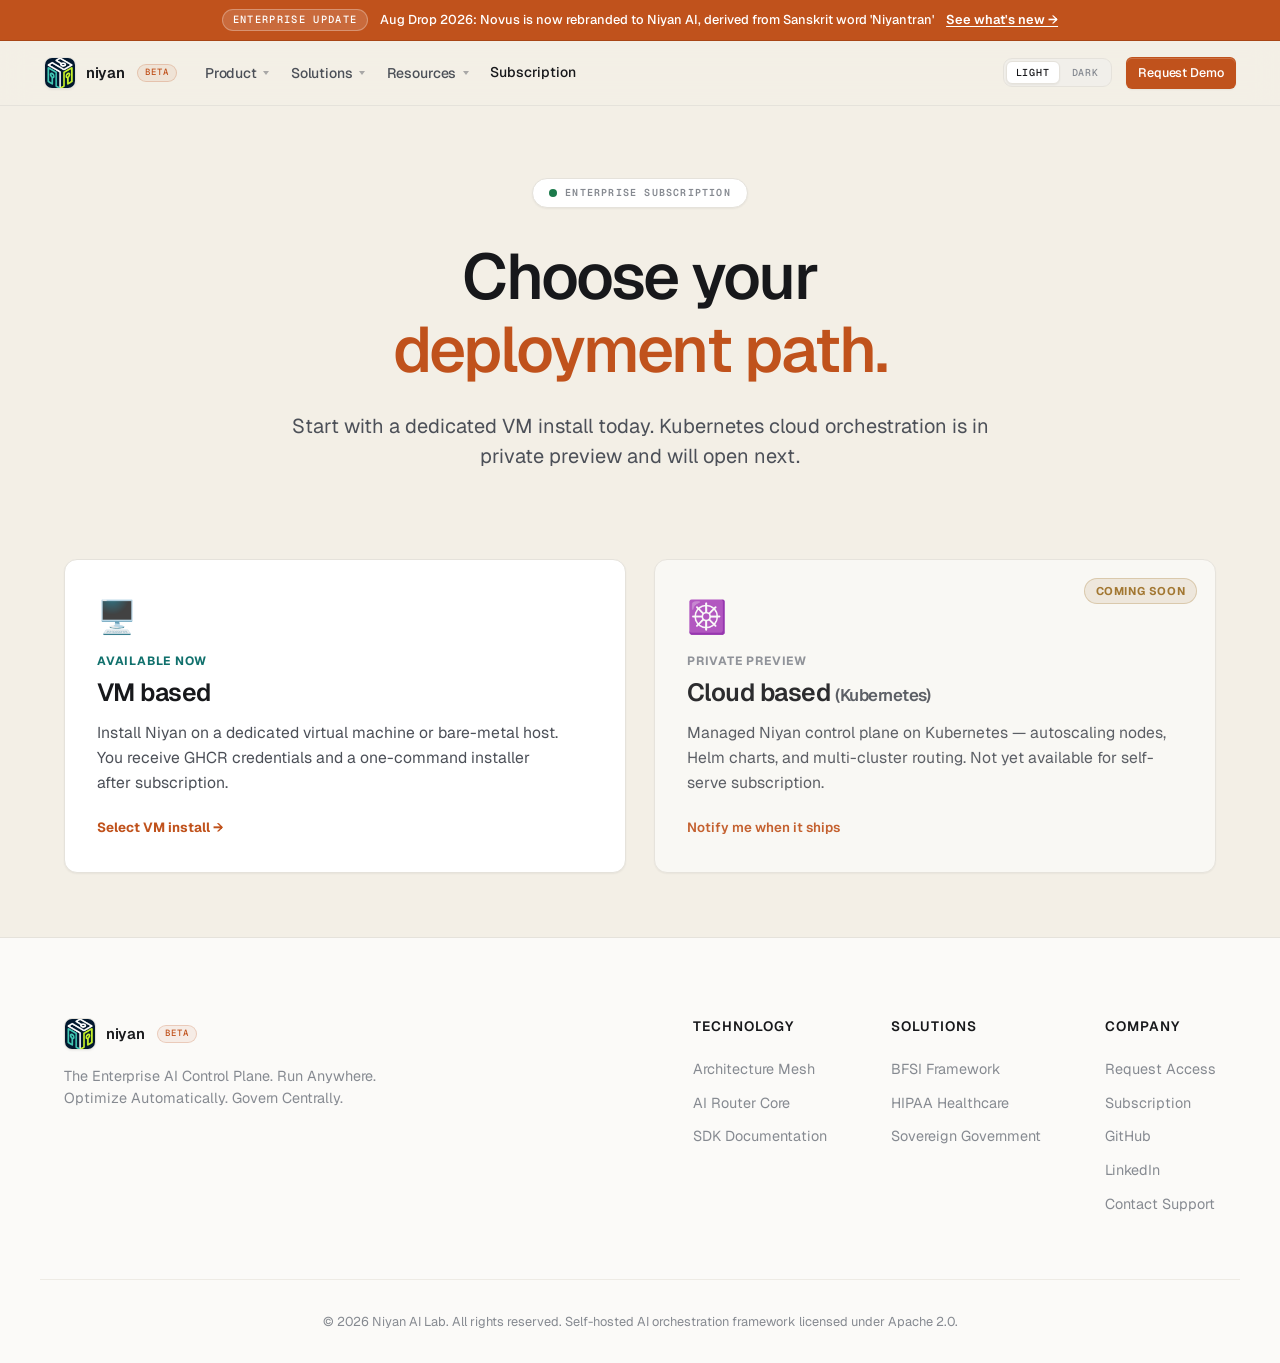
<file: subscription.html>
<!DOCTYPE html>
<html lang="en" data-theme="light">

<head>
  <meta charset="UTF-8">
  <meta name="viewport" content="width=device-width, initial-scale=1.0">
  <meta name="description"
    content="Subscribe to Niyan AI. Choose a VM-based install today, or join the waitlist for Kubernetes cloud deployments.">
  <title>Subscription | Niyan AI</title>
  <script>
    (function () {
      try {
        var t = localStorage.getItem('niyan-theme');
        if (t !== 'light' && t !== 'dark') {
          t = window.matchMedia('(prefers-color-scheme: dark)').matches ? 'dark' : 'light';
        }
        document.documentElement.setAttribute('data-theme', t);
      } catch (e) {
        document.documentElement.setAttribute('data-theme', 'light');
      }
    })();
  </script>

  <link rel="preconnect" href="https://fonts.googleapis.com">
  <link rel="preconnect" href="https://fonts.gstatic.com" crossorigin>
  <link href="https://fonts.googleapis.com/css2?family=Geist:wght@400;500;600;700&family=Geist+Mono:wght@400;500&display=swap"
    rel="stylesheet">

  <link rel="stylesheet" href="styles.css">
</head>

<body class="subscription-page">
  <div class="atmosphere atmosphere--shell" aria-hidden="true">
    <div class="atmosphere-mosaic"></div>
    <div class="atmosphere-light"></div>
    <div class="atmosphere-grain"></div>
  </div>

  <div class="sticky-header-wrapper">
    <div class="top-banner">
      <span class="banner-badge">Enterprise Update</span>
      <span>Aug Drop 2026: Novus is now rebranded to Niyan AI, derived from Sanskrit word 'Niyantran'</span>
      <a href="index.html#insights" class="banner-link">See what's new →</a>
    </div>

    <header class="main-header">
      <div class="header-container">
        <a href="index.html" class="logo-container" id="nav-logo">
          <img src="niyan_cube_logo.jpg" alt="" class="logo-image" width="32" height="32">
          <span class="logo-text">niyan</span>
          <span class="logo-beta">Beta</span>
        </a>

        <nav class="main-nav" aria-label="Main Navigation">
          <ul class="nav-root">
            <li class="nav-item has-menu">
              <button type="button" class="nav-trigger" aria-expanded="false" aria-haspopup="true" aria-controls="nav-menu-product">
                Product
                <span class="nav-caret" aria-hidden="true"></span>
              </button>
              <div class="nav-menu" id="nav-menu-product">
                <div class="nav-menu-col">
                  <span class="nav-menu-heading">Gateway</span>
                  <a href="index.html#overview">Overview</a>
                  <a href="index.html#features">Features</a>
                  <a href="index.html#control-plane">Control Plane</a>
                </div>
                <div class="nav-menu-col">
                  <span class="nav-menu-heading">Deployment</span>
                  <a href="index.html#architecture">Architecture</a>
                  <a href="index.html#deployments">Deployments</a>
                  <a href="index.html#code-compare">One API</a>
                </div>
              </div>
            </li>
            <li class="nav-item has-menu">
              <button type="button" class="nav-trigger" aria-expanded="false" aria-haspopup="true" aria-controls="nav-menu-solutions">
                Solutions
                <span class="nav-caret" aria-hidden="true"></span>
              </button>
              <div class="nav-menu" id="nav-menu-solutions">
                <div class="nav-menu-col">
                  <span class="nav-menu-heading">By capability</span>
                  <a href="index.html#router-demo">AI Router</a>
                  <a href="index.html#calculator">ROI FinOps</a>
                </div>
                <div class="nav-menu-col">
                  <span class="nav-menu-heading">By industry</span>
                  <a href="index.html#sectors">Industries</a>
                </div>
              </div>
            </li>
            <li class="nav-item has-menu">
              <button type="button" class="nav-trigger" aria-expanded="false" aria-haspopup="true" aria-controls="nav-menu-resources">
                Resources
                <span class="nav-caret" aria-hidden="true"></span>
              </button>
              <div class="nav-menu" id="nav-menu-resources">
                <div class="nav-menu-col">
                  <span class="nav-menu-heading">Learn</span>
                  <a href="index.html#insights">Insights</a>
                  <a href="index.html#overview">Product overview</a>
                  <a href="https://github.com/niyan-lab" target="_blank" rel="noopener noreferrer">GitHub</a>
                  <a href="https://www.linkedin.com/company/niyan-lab/" target="_blank" rel="noopener noreferrer">LinkedIn</a>
                </div>
                <div class="nav-menu-col">
                  <span class="nav-menu-heading">Start</span>
                  <a href="index.html#register-beta">Request access</a>
                  <a href="subscription.html" aria-current="page">Subscription</a>
                </div>
              </div>
            </li>
            <li class="nav-item">
              <a class="nav-trigger nav-trigger--link is-current" href="subscription.html" aria-current="page">Subscription</a>
            </li>
          </ul>
        </nav>

        <div class="header-cta">
          <div class="theme-switch" role="group" aria-label="Color theme">
            <button type="button" class="theme-switch-btn" data-theme-set="light" aria-pressed="true">Light</button>
            <button type="button" class="theme-switch-btn" data-theme-set="dark" aria-pressed="false">Dark</button>
          </div>
          <a href="index.html#register-beta" class="btn btn-primary btn-sm">Request Demo</a>
        </div>
      </div>
    </header>
  </div>

  <main>
    <section class="sub-hero">
      <div class="container sub-hero-inner">
        <div class="hero-badge">
          <span class="badge-dot"></span>
          <span class="badge-text">Enterprise Subscription</span>
        </div>
        <h1 class="hero-title">Choose your <span class="text-gradient">deployment path.</span></h1>
        <p class="hero-subtitle">
          Start with a dedicated VM install today. Kubernetes cloud orchestration is in private preview and will open
          next.
        </p>
      </div>
    </section>

    <section class="sub-plans-section" aria-labelledby="plan-heading">
      <div class="container">
        <h2 id="plan-heading" class="visually-hidden">Subscription plans</h2>
        <div class="plan-grid">
          <button type="button" class="plan-card" id="plan-vm" aria-pressed="false">
            <span class="plan-icon" aria-hidden="true">🖥️</span>
            <span class="plan-kicker">Available now</span>
            <h3 class="plan-title">VM based</h3>
            <p class="plan-text">Install Niyan on a dedicated virtual machine or bare-metal host. You receive GHCR
              credentials and a one-command installer after subscription.</p>
            <span class="plan-cta">Select VM install →</span>
          </button>

          <button type="button" class="plan-card plan-card--soon" id="plan-k8s" aria-disabled="true">
            <span class="coming-soon-badge">Coming soon</span>
            <span class="plan-icon" aria-hidden="true">☸️</span>
            <span class="plan-kicker">Private preview</span>
            <h3 class="plan-title">Cloud based <span class="plan-title-sub">(Kubernetes)</span></h3>
            <p class="plan-text">Managed Niyan control plane on Kubernetes — autoscaling nodes, Helm charts, and
              multi-cluster routing. Not yet available for self-serve subscription.</p>
            <span class="plan-cta plan-cta--muted">Notify me when it ships</span>
          </button>
        </div>

        <p class="k8s-toast" id="k8s-toast" hidden role="status">Kubernetes cloud deployments are coming soon. VM based
          install is available today.</p>
      </div>
    </section>

    <section class="sub-detail-section" id="subscription-detail" hidden>
      <div class="container sub-detail-container">
        <div class="register-form-card" id="vm-subscribe-card">
          <span class="badge badge-accent">VM subscription</span>
          <h2 class="register-heading">Activate your VM install</h2>
          <p class="register-text">Share your work email so we can bind a license key and GHCR pull token to your
            organization. Install steps appear immediately after you subscribe.</p>

          <form id="vm-subscription-form" class="beta-form" novalidate>
            <div class="form-group">
              <label for="sub-name" class="form-label">Full Name</label>
              <input type="text" id="sub-name" name="fullname" class="form-control" autocomplete="name" required
                placeholder="Alex Mercer">
            </div>
            <div class="form-group">
              <label for="sub-email" class="form-label">Work Email</label>
              <input type="email" id="sub-email" name="email" class="form-control" autocomplete="email" required
                placeholder="alex@company.com">
            </div>
            <div class="form-group">
              <label for="sub-company" class="form-label">Organization Name</label>
              <input type="text" id="sub-company" name="company" class="form-control" required
                placeholder="Acme Corporation">
            </div>
            <div class="form-group checkbox-group">
              <label class="checkbox-container">
                <input type="checkbox" id="sub-consent" name="consent" required>
                <span class="checkbox-checkmark"></span>
                <span class="checkbox-text font-small">I agree to receive a private install invite, license key, and
                  GHCR credentials for this VM subscription. Credentials are not published on the public site.</span>
              </label>
            </div>
            <button type="submit" id="btn-vm-subscribe" class="btn btn-primary btn-block">Get VM Subscription</button>
          </form>
        </div>

        <div class="install-card" id="vm-install-card" hidden>
          <div class="install-card-header">
            <span class="badge badge-success">Subscription active</span>
            <h2 class="register-heading">Your VM install instructions</h2>
            <p class="register-text" id="install-welcome">Use the values from your invite email for the PAT, GitHub
              username, and license JWT. These commands are shown only after subscription.</p>
          </div>

          <div class="install-toolbar">
            <button type="button" class="btn btn-secondary btn-sm" id="btn-copy-all">Copy all commands</button>
            <span class="copy-status" id="copy-status" role="status"></span>
          </div>

          <div class="terminal-container install-terminal">
            <div class="terminal-header">
              <div class="terminal-buttons">
                <span class="terminal-btn close"></span>
                <span class="terminal-btn minimize"></span>
                <span class="terminal-btn maximize"></span>
              </div>
              <div class="terminal-title">bash — niyan-vm-install.sh</div>
            </div>
            <pre class="terminal-body install-pre" id="install-commands"><code># 1) Log in to GHCR (from invite email — NOT on public website)
echo '&lt;READ_ONLY_PAT&gt;' | docker login ghcr.io -u &lt;GITHUB_USER&gt; --password-stdin

# 2) Install (small download from your site)
export NIYAN_BUNDLE_URL='https://yourwebsite.com/niyan/niyan-bundle-0.1.0.tgz'
export NIYAN_LICENSE_KEY='&lt;jwt from invite email&gt;'
# NIYAN_PULL_ON_INSTALL=1 is the default — pulls images after install
curl -fsSL https://yourwebsite.com/niyan/install.sh | bash
source ~/.zshrc

# 3) Start stack (pulls private Niyan images + public OSS if not already pulled)
niyan doctor
niyan up --pull    # or: niyan pull &amp;&amp; niyan up
</code></pre>
          </div>
        </div>
      </div>
    </section>
  </main>

  <footer class="main-footer">
    <div class="container footer-container">
      <div class="footer-left">
        <a href="index.html" class="logo-container">
          <img src="niyan_cube_logo.jpg" alt="" class="logo-image" width="32" height="32">
          <span class="logo-text">niyan</span>
          <span class="logo-beta">Beta</span>
        </a>
        <p class="footer-tagline">The Enterprise AI Control Plane. Run Anywhere. Optimize Automatically. Govern
          Centrally.</p>
      </div>

      <div class="footer-links-group">
        <div class="footer-col">
          <h4>Technology</h4>
          <ul>
            <li><a href="index.html#architecture">Architecture Mesh</a></li>
            <li><a href="index.html#router-demo">AI Router Core</a></li>
            <li><a href="index.html#code-compare">SDK Documentation</a></li>
          </ul>
        </div>
        <div class="footer-col">
          <h4>Solutions</h4>
          <ul>
            <li><a href="index.html#sectors">BFSI Framework</a></li>
            <li><a href="index.html#sectors">HIPAA Healthcare</a></li>
            <li><a href="index.html#sectors">Sovereign Government</a></li>
          </ul>
        </div>
        <div class="footer-col">
          <h4>Company</h4>
          <ul>
            <li><a href="index.html#register-beta">Request Access</a></li>
            <li><a href="subscription.html">Subscription</a></li>
            <li><a href="https://github.com/niyan-lab" target="_blank" rel="noopener noreferrer">GitHub</a></li>
            <li><a href="https://www.linkedin.com/company/niyan-lab/" target="_blank" rel="noopener noreferrer">LinkedIn</a></li>
            <li><a href="mailto:niyan@niyan.tech">Contact Support</a></li>
          </ul>
        </div>
      </div>
    </div>

    <div class="container footer-bottom">
      <p>&copy; 2026 Niyan AI Lab. All rights reserved. Self-hosted AI orchestration framework licensed under Apache
        2.0.</p>
    </div>
  </footer>

  <script src="theme.js"></script>
  <script src="subscription.js"></script>
</body>

</html>
</file>
<file: styles.css>
/* ==========================================================================
   Niyan Portal — Instrument theme
   Warm paper, copper signal, mono labels, hairline structure.
   Light and dark via [data-theme]. Content layout is unchanged.
   ========================================================================== */

:root {
  color-scheme: light;

  --canvas: #f3efe6;
  --surface: #ffffff;
  --surface-2: #faf9f6;
  --surface-3: #f1efea;
  --rail: #fbfaf8;

  --ink: #17181b;
  --ink-2: #4c5058;
  --ink-3: #868a91;

  --line: #e5e2db;
  --line-soft: #eeebe5;
  --line-strong: #d4d0c7;
  --highlight: rgba(255, 255, 255, 0.9);

  --accent: #c0521c;
  --accent-hover: #a84616;
  --accent-ink: #ffffff;
  --accent-soft: rgba(192, 82, 28, 0.08);
  --accent-line: rgba(192, 82, 28, 0.22);

  --teal: #10706c;
  --plum: #7a4a72;
  --sand: #9a6b1f;
  --success: #1c7a4b;
  --danger: #b3271e;
  --warn: #9a6b1f;

  --ok-soft: rgba(28, 122, 75, 0.09);
  --danger-soft: rgba(179, 39, 30, 0.08);

  --shadow-sm: 0 1px 2px rgba(23, 24, 27, 0.05);
  --shadow: 0 1px 2px rgba(23, 24, 27, 0.04), 0 6px 16px -6px rgba(23, 24, 27, 0.1);
  --shadow-lg: 0 24px 60px -20px rgba(23, 24, 27, 0.28), 0 4px 12px rgba(23, 24, 27, 0.06);
  --focus: rgba(192, 82, 28, 0.28);

  --bg-primary: var(--canvas);
  --bg-secondary: var(--surface-3);
  --bg-card: var(--surface);
  --border-color: var(--line);
  --border-focus: var(--accent);
  --text-primary: var(--ink);
  --text-secondary: var(--ink-2);
  --text-muted: var(--ink-3);
  --input-bg: var(--surface);
  --row-hover: rgba(23, 24, 27, 0.025);
  --scrollbar: rgba(23, 24, 27, 0.18);

  --accent-cyan: var(--teal);
  --accent-cyan-text: var(--teal);
  --accent-violet: var(--accent);
  --accent-pink: var(--plum);
  --accent-blue: var(--accent);
  --accent-amber: var(--sand);

  --font-display: "Geist", -apple-system, BlinkMacSystemFont, "Segoe UI", sans-serif;
  --font-body: "Geist", -apple-system, BlinkMacSystemFont, "Segoe UI", sans-serif;
  --font-mono: "Geist Mono", ui-monospace, SFMono-Regular, Menlo, monospace;

  --ease: cubic-bezier(0.32, 0.72, 0, 1);
  --ease-soft: cubic-bezier(0.4, 0, 0.2, 1);
  --transition-smooth: background 220ms var(--ease-soft), color 220ms var(--ease-soft),
    border-color 220ms var(--ease-soft), box-shadow 220ms var(--ease-soft),
    transform 220ms var(--ease);
  --border-radius-lg: 13px;
  --border-radius-md: 9px;
  --r-sm: 6px;
  --r: 9px;
  --r-lg: 13px;
  --shadow-glow: var(--shadow);
}

html[data-theme="dark"] {
  color-scheme: dark;

  --canvas: #16140f;
  --surface: #141416;
  --surface-2: #191a1d;
  --surface-3: #202124;
  --rail: #0f0f11;

  --ink: #f2f1ee;
  --ink-2: #b3b2ad;
  --ink-3: #7e7f85;

  --line: rgba(242, 241, 238, 0.1);
  --line-soft: rgba(242, 241, 238, 0.06);
  --line-strong: rgba(242, 241, 238, 0.18);
  --highlight: rgba(255, 255, 255, 0.06);

  --accent: #e8813f;
  --accent-hover: #f2955a;
  --accent-ink: #17110c;
  --accent-soft: rgba(232, 129, 63, 0.13);
  --accent-line: rgba(232, 129, 63, 0.3);

  --teal: #48b3ab;
  --plum: #b489ac;
  --sand: #d3a24d;
  --success: #4cb37a;
  --danger: #e8695f;
  --warn: #d3a24d;

  --ok-soft: rgba(76, 179, 122, 0.14);
  --danger-soft: rgba(232, 105, 95, 0.13);

  --shadow-sm: 0 1px 2px rgba(0, 0, 0, 0.5);
  --shadow: 0 1px 2px rgba(0, 0, 0, 0.5), 0 8px 24px -10px rgba(0, 0, 0, 0.7);
  --shadow-lg: 0 30px 70px -24px rgba(0, 0, 0, 0.85), 0 4px 14px rgba(0, 0, 0, 0.5);
  --focus: rgba(232, 129, 63, 0.35);
  --row-hover: rgba(242, 241, 238, 0.035);
  --scrollbar: rgba(242, 241, 238, 0.2);

  --bg-primary: var(--canvas);
  --bg-secondary: var(--surface-3);
  --bg-card: var(--surface);
  --border-color: var(--line);
  --border-focus: var(--accent);
  --text-primary: var(--ink);
  --text-secondary: var(--ink-2);
  --text-muted: var(--ink-3);
  --input-bg: var(--surface);
  --accent-cyan: var(--teal);
  --accent-cyan-text: var(--teal);
  --accent-violet: var(--accent);
  --accent-pink: var(--plum);
  --accent-blue: var(--accent);
  --accent-amber: var(--sand);
}

/* Reset & Global Base Defaults */
*, *::before, *::after {
  box-sizing: border-box;
  margin: 0;
  padding: 0;
}

html {
  scroll-behavior: smooth;
  font-size: 16px;
  background-color: var(--canvas);
  color-scheme: light;
}

html[data-theme="dark"] {
  color-scheme: dark;
}

body {
  background-color: var(--canvas);
  color: var(--ink);
  font-family: var(--font-body);
  font-size: 14px;
  line-height: 1.5;
  overflow-x: hidden;
  position: relative;
  -webkit-font-smoothing: antialiased;
  -moz-osx-font-smoothing: grayscale;
  transition: background-color 400ms var(--ease-soft), color 400ms var(--ease-soft);
}

.container {
  width: 100%;
  max-width: 1200px;
  margin-inline: auto;
  padding-inline: 1.5rem;
}

h1, h2, h3, h4, h5, h6 {
  font-family: var(--font-display);
  font-weight: 600;
  letter-spacing: -0.022em;
  line-height: 1.25;
  color: var(--ink);
  text-wrap: balance;
}

p, li, blockquote {
  color: var(--ink-2);
  text-wrap: pretty;
}

a {
  color: inherit;
  text-decoration: none;
  transition: var(--transition-smooth);
}

::selection {
  background: var(--accent-soft);
  color: var(--ink);
}

.text-gradient {
  color: var(--accent);
  background: none;
  -webkit-text-fill-color: unset;
  background-clip: unset;
}

.atmosphere {
  position: absolute;
  inset: 0;
  overflow: hidden;
  pointer-events: none;
  z-index: 0;
}

.atmosphere--shell {
  position: fixed;
  z-index: -1;
}

.atmosphere-mosaic {
  position: absolute;
  inset: 0;
  background-color: var(--canvas);
  background-image:
    linear-gradient(45deg, rgba(23, 24, 27, 0.055) 1px, transparent 1px),
    linear-gradient(-45deg, rgba(23, 24, 27, 0.055) 1px, transparent 1px),
    repeating-conic-gradient(
      from 45deg at 50% 50%,
      #fbf8f1 0deg 90deg,
      #f3eee4 90deg 180deg,
      #f7f2e8 180deg 270deg,
      #efe9dc 270deg 360deg
    );
  background-size: 56px 56px, 56px 56px, 56px 56px;
  background-position: 0 0, 0 0, 0 0;
}

.atmosphere-light {
  position: absolute;
  top: -28%;
  right: -8%;
  width: 55vw;
  height: 55vw;
  border-radius: 50%;
  background:
    radial-gradient(circle at 35% 40%, rgba(192, 82, 28, 0.14) 0%, transparent 58%),
    radial-gradient(circle at 70% 70%, rgba(16, 112, 108, 0.08) 0%, transparent 55%);
  filter: blur(36px);
  animation: lightDrift 40s var(--ease-soft) infinite;
}

.atmosphere-grain {
  position: absolute;
  inset: 0;
  opacity: 0.28;
  mix-blend-mode: multiply;
  background-image: url("data:image/svg+xml,%3Csvg xmlns='http://www.w3.org/2000/svg' viewBox='0 0 200 200'%3E%3Cfilter id='n'%3E%3CfeTurbulence type='fractalNoise' baseFrequency='0.8' numOctaves='4'/%3E%3C/filter%3E%3Crect width='100%25' height='100%25' filter='url(%23n)' opacity='0.35'/%3E%3C/svg%3E");
  background-size: 150px 150px;
}

html[data-theme="dark"] .atmosphere-mosaic {
  background-image:
    linear-gradient(45deg, rgba(242, 241, 238, 0.06) 1px, transparent 1px),
    linear-gradient(-45deg, rgba(242, 241, 238, 0.06) 1px, transparent 1px),
    repeating-conic-gradient(
      from 45deg at 50% 50%,
      #1c1a16 0deg 90deg,
      #141310 90deg 180deg,
      #1a1814 180deg 270deg,
      #12110e 270deg 360deg
    );
}

html[data-theme="dark"] .atmosphere-light {
  background:
    radial-gradient(circle at 35% 40%, rgba(232, 129, 63, 0.16) 0%, transparent 58%),
    radial-gradient(circle at 70% 70%, rgba(72, 179, 171, 0.08) 0%, transparent 55%);
}

html[data-theme="dark"] .atmosphere-grain {
  mix-blend-mode: soft-light;
  opacity: 0.28;
}

@keyframes lightDrift {
  0%, 100% { transform: translate3d(0, 0, 0) scale(1); }
  50% { transform: translate3d(-6%, 8%, 0) scale(1.12); }
}

.bg-grid,
.bg-orb {
  display: none;
}

/* Sticky Header & Banner Wrapper */
.sticky-header-wrapper {
  position: sticky;
  top: 0;
  z-index: 100;
  width: 100%;
}

/* Animated Gradient Top Announcement Banner */
.top-banner {
  background: var(--accent);
  color: var(--accent-ink);
  padding-block: 0.55rem;
  text-align: center;
  font-size: 0.8rem;
  font-weight: 500;
  display: flex;
  justify-content: center;
  align-items: center;
  gap: 0.75rem;
  border-bottom: 1px solid var(--accent-hover);
}

.banner-badge {
  background: color-mix(in srgb, var(--accent-ink) 14%, transparent);
  border: 1px solid color-mix(in srgb, var(--accent-ink) 28%, transparent);
  color: var(--accent-ink);
  padding: 0.15rem 0.6rem;
  font-family: var(--font-mono);
  font-size: 0.65rem;
  font-weight: 500;
  text-transform: uppercase;
  letter-spacing: 0.13em;
  border-radius: 9999px;
}

.banner-link {
  color: var(--accent-ink);
  font-weight: 600;
  text-decoration: underline;
  text-underline-offset: 2px;
  cursor: pointer;
}

.banner-link:hover {
  opacity: 0.85;
}

.main-header {
  position: relative;
  background-color: color-mix(in srgb, var(--canvas) 88%, transparent);
  backdrop-filter: blur(14px) saturate(1.4);
  -webkit-backdrop-filter: blur(14px) saturate(1.4);
  border-bottom: 1px solid var(--line);
  padding-block: 0;
}

.header-container {
  display: flex;
  align-items: center;
  max-width: 1240px;
  margin-inline: auto;
  padding-inline: 1.5rem;
  gap: 1.75rem;
  min-height: 64px;
}

.logo-container {
  display: flex;
  align-items: center;
  gap: 10px;
  font-family: var(--font-display);
  font-weight: 600;
  font-size: 15px;
  letter-spacing: -0.02em;
}

.logo-image {
  height: 32px;
  width: 32px;
  object-fit: cover;
  border-radius: 8px;
  border: 1px solid var(--line);
  box-shadow: var(--shadow-sm);
  flex: none;
}

.logo-container:hover .logo-image {
  transform: none;
  box-shadow: var(--shadow-sm);
  border-color: var(--line-strong);
}

.logo-text {
  color: var(--ink);
}

.logo-beta {
  display: inline-flex;
  align-items: center;
  margin-left: 2px;
  padding: 2px 7px;
  border-radius: 999px;
  border: 1px solid var(--accent-line);
  background: var(--accent-soft);
  color: var(--accent);
  font-family: var(--font-mono);
  font-size: 9px;
  font-weight: 500;
  letter-spacing: 0.12em;
  text-transform: uppercase;
  line-height: 1.3;
}

.header-cta {
  display: flex;
  align-items: center;
  justify-content: flex-end;
  gap: 14px;
  margin-inline-start: auto;
  flex: none;
}

.theme-switch {
  display: inline-flex;
  padding: 2px;
  gap: 2px;
  border: 1px solid var(--line);
  border-radius: var(--r);
  background: var(--surface-3);
}

.theme-switch-btn {
  appearance: none;
  margin: 0;
  border: 1px solid transparent;
  border-radius: var(--r-sm);
  background: transparent;
  color: var(--ink-3);
  padding: 4px 9px;
  font-family: var(--font-mono);
  font-size: 10px;
  font-weight: 500;
  letter-spacing: 0.08em;
  text-transform: uppercase;
  box-shadow: none;
  cursor: pointer;
  min-height: 0;
}

.theme-switch-btn:hover {
  background: transparent;
  color: var(--ink);
  transform: none;
  box-shadow: none;
}

.theme-switch-btn.is-active {
  background: var(--surface);
  color: var(--ink);
  border-color: var(--line);
  box-shadow: var(--shadow-sm);
}

.main-nav {
  flex: 1;
  min-width: 0;
}

.main-nav .nav-root {
  display: flex;
  list-style: none;
  gap: 0.15rem 1.35rem;
  align-items: center;
}

.nav-item {
  position: relative;
}

.nav-trigger {
  appearance: none;
  display: inline-flex;
  align-items: center;
  gap: 0.4rem;
  margin: 0;
  border: 0;
  border-radius: 0;
  background: transparent;
  padding: 1.15rem 0;
  font-family: inherit;
  font-size: 14px;
  font-weight: 500;
  color: var(--ink-2);
  letter-spacing: -0.01em;
  text-transform: none;
  min-height: 0;
  box-shadow: none;
  cursor: pointer;
}

a.nav-trigger {
  text-decoration: none;
}

.nav-trigger:hover,
.nav-trigger:focus-visible,
.nav-item.has-menu:hover .nav-trigger,
.nav-item.has-menu:focus-within .nav-trigger,
.nav-item.has-menu.is-open .nav-trigger,
.nav-trigger.is-current {
  color: var(--ink);
  background: transparent;
  border: 0;
  outline: none;
  transform: none;
  box-shadow: none;
}

.nav-caret {
  width: 0;
  height: 0;
  border-left: 3.5px solid transparent;
  border-right: 3.5px solid transparent;
  border-top: 4px solid currentColor;
  opacity: 0.45;
  transition: transform 160ms var(--ease);
}

.nav-item.has-menu:hover .nav-caret,
.nav-item.has-menu:focus-within .nav-caret,
.nav-item.has-menu.is-open .nav-caret {
  transform: rotate(180deg);
}

.nav-menu {
  position: absolute;
  top: 100%;
  left: 0;
  z-index: 120;
  display: flex;
  min-width: 28rem;
  margin: 0;
  padding: 1.15rem 0.35rem 1.15rem 0.25rem;
  background: var(--surface);
  border: 1px solid var(--line);
  border-radius: 12px;
  box-shadow: var(--shadow-lg);
  opacity: 0;
  visibility: hidden;
  pointer-events: none;
  transform: translateY(8px);
  transition: opacity 140ms var(--ease-soft), transform 140ms var(--ease), visibility 140ms;
}

#nav-menu-resources {
  left: auto;
  right: 0;
}

.nav-menu::before {
  content: "";
  position: absolute;
  top: -18px;
  left: 0;
  right: 0;
  height: 18px;
}

.nav-menu-col {
  flex: 1;
  min-width: 10.5rem;
  padding: 0.1rem 1.15rem;
}

.nav-menu-col + .nav-menu-col {
  border-left: 1px solid var(--line);
}

.nav-menu-heading {
  display: block;
  margin-bottom: 0.65rem;
  font-family: var(--font-mono);
  font-size: 10px;
  font-weight: 500;
  letter-spacing: 0.12em;
  text-transform: uppercase;
  color: var(--ink-3);
}

.nav-item.has-menu.is-open .nav-menu,
.nav-item.has-menu:focus-within .nav-menu {
  opacity: 1;
  visibility: visible;
  pointer-events: auto;
  transform: translateY(0);
}

@media (hover: hover) and (pointer: fine) {
  .nav-item.has-menu:hover .nav-menu {
    opacity: 1;
    visibility: visible;
    pointer-events: auto;
    transform: translateY(0);
  }
}

.nav-menu a {
  display: block;
  padding: 0.42rem 0;
  font-size: 14px;
  font-weight: 500;
  color: var(--ink);
  white-space: nowrap;
}

.nav-menu a:hover,
.nav-menu a:focus-visible,
.nav-menu a[aria-current="page"] {
  color: var(--accent);
  background: transparent;
  outline: none;
}

.btn {
  display: inline-flex;
  align-items: center;
  justify-content: center;
  gap: 6px;
  font-family: var(--font-body);
  font-weight: 520;
  letter-spacing: -0.005em;
  border-radius: var(--r-sm);
  padding: 7px 13px;
  font-size: 13px;
  cursor: pointer;
  transition: background 160ms var(--ease-soft), transform 160ms var(--ease),
    box-shadow 160ms var(--ease-soft), border-color 160ms var(--ease-soft),
    color 160ms var(--ease-soft);
  border: 1px solid transparent;
  min-height: 38px;
}

.btn-sm {
  padding: 5px 11px;
  font-size: 12.5px;
  min-height: 32px;
}

.btn-primary {
  background: var(--accent);
  color: var(--accent-ink);
  box-shadow: var(--shadow-sm), inset 0 1px 0 rgba(255, 255, 255, 0.18);
}

.btn-primary:hover {
  transform: translateY(-1px);
  background: var(--accent-hover);
  box-shadow: var(--shadow), inset 0 1px 0 rgba(255, 255, 255, 0.2);
}

.btn-secondary {
  background: var(--surface);
  color: var(--ink-2);
  border: 1px solid var(--line);
  box-shadow: var(--shadow-sm);
  font-weight: 500;
}

.btn-secondary:hover {
  background: var(--surface-2);
  color: var(--ink);
  border-color: var(--line-strong);
  transform: translateY(-1px);
}

.btn-block {
  display: flex;
  width: 100%;
}

/* Hero Section */
.hero-section {
  padding-block: 5rem 3rem;
  position: relative;
  text-align: center;
}

.hero-container {
  display: flex;
  flex-direction: column;
  align-items: center;
  max-width: 800px;
}

.hero-badge {
  display: inline-flex;
  align-items: center;
  gap: 0.5rem;
  background: rgba(255, 255, 255, 0.03);
  border: 1px solid var(--border-color);
  padding: 0.4rem 1rem;
  border-radius: 100px;
  margin-bottom: 2rem;
}

.badge-dot {
  width: 8px;
  height: 8px;
  background-color: var(--accent-cyan);
  border-radius: 50%;
  animation: pulse-glow 2s infinite;
}

.badge-text {
  font-size: 0.8rem;
  font-weight: 600;
  text-transform: uppercase;
  letter-spacing: 1px;
  color: var(--text-secondary);
}

.hero-title {
  font-size: clamp(2.5rem, 5vw, 4rem);
  line-height: 1.15;
  margin-bottom: 1.5rem;
}

.hero-subtitle {
  font-size: clamp(1.1rem, 2vw, 1.25rem);
  color: var(--text-secondary);
  margin-bottom: 2.5rem;
  max-width: 700px;
}

.hero-actions {
  display: flex;
  gap: 1rem;
  margin-bottom: 4rem;
  flex-wrap: wrap;
  justify-content: center;
}

/* Terminal Container */
.terminal-container {
  width: 100%;
  max-width: 650px;
  background: #0f172a;
  border: 1px solid #1e293b;
  border-radius: var(--border-radius-md);
  overflow: hidden;
  box-shadow: 0 20px 40px rgba(15, 23, 42, 0.12);
  text-align: left;
}

.terminal-header {
  background: #1e293b;
  padding: 0.75rem 1rem;
  display: flex;
  align-items: center;
  border-bottom: 1px solid #334155;
}

.terminal-buttons {
  display: flex;
  gap: 0.5rem;
}

.terminal-btn {
  width: 10px;
  height: 10px;
  border-radius: 50%;
}

.terminal-btn.close { background-color: #ef4444; }
.terminal-btn.minimize { background-color: #eab308; }
.terminal-btn.maximize { background-color: #22c55e; }

.terminal-title {
  margin-inline-start: auto;
  margin-inline-end: auto;
  font-size: 0.75rem;
  color: #94a3b8;
  font-family: monospace;
}

.terminal-body {
  padding: 1.25rem;
  font-family: 'SFMono-Regular', Consolas, 'Liberation Mono', Menlo, monospace;
  font-size: 0.9rem;
  background: #0f172a;
}

.terminal-line {
  margin-bottom: 0.5rem;
  color: #e2e8f0;
}

.terminal-prompt {
  color: var(--accent-cyan);
}

.output-line {
  color: #94a3b8;
}

.success-line {
  color: #4ade80;
}

/* Product overview video */
.overview-section {
  padding-block: 2rem 4.5rem;
}

.overview-player {
  margin: 0 auto;
  max-width: 920px;
}

.overview-player-frame {
  background: var(--surface);
  border: 1px solid var(--line);
  border-radius: var(--border-radius-lg);
  overflow: hidden;
  box-shadow: var(--shadow-lg);
}

.overview-player video {
  display: block;
  width: 100%;
  height: auto;
  aspect-ratio: 16 / 9;
  background: #111214;
}

.overview-caption {
  display: flex;
  flex-wrap: wrap;
  gap: 0.4rem 0.55rem;
  justify-content: center;
  margin-top: 0.9rem;
  font-family: var(--font-mono);
  font-size: 11px;
  letter-spacing: 0.06em;
  color: var(--ink-3);
}

/* Features / Gateway Grid */
.features-section {
  padding-block: 5rem;
  background: linear-gradient(180deg, transparent 0%, rgba(21, 27, 48, 0.3) 100%);
}

.section-header {
  text-align: center;
  margin-bottom: 4rem;
  max-width: 700px;
  margin-inline: auto;
}

.section-title {
  font-size: 2.2rem;
  margin-bottom: 1rem;
}

.section-description {
  font-size: 1.1rem;
}

.features-grid {
  display: grid;
  grid-template-columns: repeat(auto-fit, minmax(260px, 1fr));
  gap: 2rem;
}

.feature-card {
  background: var(--bg-card);
  border: 1px solid var(--border-color);
  border-radius: var(--border-radius-lg);
  padding: 2.5rem 2rem;
  transition: var(--transition-smooth);
  box-shadow: 0 1px 3px rgba(0,0,0,0.01), 0 10px 30px rgba(0,0,0,0.01);
}

.feature-card:hover {
  transform: translateY(-3px);
  border-color: var(--accent-violet);
  box-shadow: 0 10px 40px rgba(79, 70, 229, 0.06);
}

.feature-icon {
  font-size: 2.5rem;
  margin-bottom: 1.5rem;
}

.feature-card-title {
  font-size: 1.25rem;
  margin-bottom: 0.75rem;
}

.feature-card-text {
  font-size: 0.95rem;
  line-height: 1.6;
}

/* Architecture Section */
.architecture-section {
  padding-block: 5rem;
}

.arch-visualizer-card {
  background: var(--bg-card);
  border: 1px solid var(--border-color);
  border-radius: var(--border-radius-lg);
  padding: 2.5rem;
  backdrop-filter: blur(12px);
  -webkit-backdrop-filter: blur(12px);
}

.arch-flow-container {
  width: 100%;
  overflow-x: auto;
  margin-bottom: 2rem;
}

.arch-flow-svg {
  width: 100%;
  min-width: 700px;
  height: auto;
  display: block;
}

.arch-toggle-controls {
  display: flex;
  justify-content: center;
  gap: 1rem;
  margin-bottom: 2rem;
  flex-wrap: wrap;
}

.arch-tab-btn {
  background: rgba(255, 255, 255, 0.03);
  border: 1px solid var(--border-color);
  border-radius: var(--border-radius-md);
  padding: 0.6rem 1.4rem;
  color: var(--text-secondary);
  font-family: var(--font-display);
  font-weight: 500;
  cursor: pointer;
  transition: var(--transition-smooth);
}

.arch-tab-btn:hover {
  border-color: var(--accent-cyan);
  color: var(--text-primary);
}

.arch-tab-btn.active {
  background: linear-gradient(135deg, rgba(0, 242, 254, 0.1) 0%, rgba(127, 0, 255, 0.1) 100%);
  border-color: var(--accent-cyan);
  color: var(--text-primary);
  box-shadow: 0 0 15px rgba(0, 242, 254, 0.1);
}

.arch-description-box {
  background: var(--bg-secondary);
  border: 1px solid var(--border-color);
  border-radius: var(--border-radius-md);
  padding: 1.5rem;
}

.arch-box-title {
  font-size: 1.1rem;
  margin-bottom: 0.5rem;
  color: var(--accent-cyan);
}

.arch-box-body {
  font-size: 0.95rem;
}

/* Interactive AI Router Section */
.router-demo-section {
  padding-block: 5rem;
  background: linear-gradient(180deg, rgba(21, 27, 48, 0.3) 0%, transparent 100%);
}

.router-grid {
  display: grid;
  grid-template-columns: repeat(auto-fit, minmax(320px, 1fr));
  gap: 2.5rem;
  align-items: stretch;
}

.router-card {
  background: var(--bg-card);
  border: 1px solid var(--border-color);
  border-radius: var(--border-radius-lg);
  padding: 2.5rem;
  display: flex;
  flex-direction: column;
  justify-content: space-between;
  backdrop-filter: blur(12px);
  -webkit-backdrop-filter: blur(12px);
}

.panel-header {
  font-size: 1.3rem;
  margin-bottom: 2rem;
  border-bottom: 1px solid var(--border-color);
  padding-bottom: 0.75rem;
}

.control-group {
  margin-bottom: 2rem;
}

.control-label {
  display: block;
  font-size: 0.9rem;
  color: var(--text-secondary);
  margin-bottom: 0.75rem;
  font-weight: 500;
}

/* Select Form Inputs */
.form-select, .form-control {
  width: 100%;
  background-color: #ffffff;
  border: 1px solid var(--border-color);
  border-radius: var(--border-radius-md);
  padding: 0.75rem 1rem;
  color: var(--text-primary);
  font-size: 1rem;
  min-height: 48px; /* Accessible standard */
  transition: var(--transition-smooth);
}

.form-select:focus, .form-control:focus {
  border-color: var(--border-focus);
  outline: none;
  box-shadow: 0 0 10px rgba(79, 70, 229, 0.08);
}

/* Range Inputs */
.form-range {
  width: 100%;
  margin-block: 0.5rem;
  background: rgba(255, 255, 255, 0.08);
  height: 6px;
  border-radius: 5px;
  outline: none;
}

.slider-header {
  display: flex;
  justify-content: space-between;
  align-items: center;
  margin-bottom: 0.25rem;
}

.slider-val {
  font-size: 0.85rem;
  font-weight: 600;
  color: var(--accent-cyan);
}

.slider-labels {
  display: flex;
  justify-content: space-between;
  font-size: 0.75rem;
  color: var(--text-muted);
  margin-top: 0.25rem;
}

/* Checkbox Customization */
.checkbox-container {
  display: flex;
  align-items: flex-start;
  gap: 0.75rem;
  cursor: pointer;
  position: relative;
  user-select: none;
}

/* Hide native checkbox visually */
.checkbox-container input {
  position: absolute;
  opacity: 0;
  cursor: pointer;
  height: 0;
  width: 0;
}

.checkbox-checkmark {
  display: inline-block;
  min-width: 20px;
  height: 20px;
  background-color: #ffffff;
  border: 2px solid var(--border-color);
  border-radius: 4px;
  position: relative;
  transition: var(--transition-smooth);
  margin-top: 2px;
}

.checkbox-container:hover input ~ .checkbox-checkmark {
  border-color: var(--accent-cyan);
}

.checkbox-container input:checked ~ .checkbox-checkmark {
  background-color: var(--accent-cyan);
  border-color: var(--accent-cyan);
}

.checkbox-checkmark::after {
  content: "";
  position: absolute;
  display: none;
  left: 6px;
  top: 2px;
  width: 5px;
  height: 10px;
  border: solid #000;
  border-width: 0 2px 2px 0;
  transform: rotate(45deg);
}

.checkbox-container input:checked ~ .checkbox-checkmark::after {
  display: block;
}

.checkbox-text {
  font-size: 0.9rem;
  color: var(--text-secondary);
}

.font-small {
  font-size: 0.8rem;
  line-height: 1.4;
}

/* Simulator Display Panel */
.simulator-console {
  background: #05080e;
  border: 1px solid var(--border-color);
  border-radius: var(--border-radius-md);
  padding: 1rem;
  font-family: monospace;
  font-size: 0.85rem;
  height: 180px;
  overflow-y: auto;
  margin-bottom: 2rem;
  box-shadow: inset 0 2px 8px rgba(0, 0, 0, 0.8);
}

.log-line {
  margin-bottom: 0.4rem;
  color: var(--text-secondary);
  line-height: 1.4;
}

.text-cyan { color: var(--accent-cyan); }
.text-green { color: var(--success); }
.text-violet { color: #b388ff; }

/* Result Panel */
.routing-result-panel {
  background: rgba(0, 0, 0, 0.02);
  border: 1px solid var(--border-color);
  border-radius: var(--border-radius-md);
  padding: 1.5rem;
}

.result-model-badge {
  text-align: center;
  margin-bottom: 1.5rem;
}

.result-label {
  font-size: 0.75rem;
  text-transform: uppercase;
  color: var(--text-muted);
  letter-spacing: 1px;
}

.result-value {
  font-size: 1.6rem;
  font-weight: 700;
  font-family: var(--font-display);
}

.results-stats-grid {
  display: grid;
  grid-template-columns: 1fr 1fr;
  gap: 1rem;
}

.stat-box {
  background: var(--bg-secondary);
  border: 1px solid var(--border-color);
  padding: 0.75rem 1rem;
  border-radius: var(--border-radius-md);
  display: flex;
  flex-direction: column;
}

.stat-label {
  font-size: 0.75rem;
  color: var(--text-secondary);
}

.stat-value {
  font-size: 1rem;
  font-weight: 600;
  margin-top: 0.25rem;
}

/* Calculator Section */
.calculator-section {
  padding-block: 5rem;
}

.calculator-grid {
  display: grid;
  grid-template-columns: repeat(auto-fit, minmax(320px, 1fr));
  gap: 2.5rem;
}

.calculator-card {
  background: var(--bg-card);
  border: 1px solid var(--border-color);
  border-radius: var(--border-radius-lg);
  padding: 2.5rem;
  backdrop-filter: blur(12px);
  -webkit-backdrop-filter: blur(12px);
}

.calculator-header {
  font-size: 1.3rem;
  margin-bottom: 2rem;
  border-bottom: 1px solid var(--border-color);
  padding-bottom: 0.75rem;
}

.input-helper {
  display: block;
  font-size: 0.75rem;
  color: var(--text-muted);
  margin-top: 0.4rem;
}

.ratio-display {
  display: flex;
  justify-content: space-between;
  font-weight: 600;
  color: var(--accent-cyan-text);
  margin-bottom: 0.5rem;
}

.roi-metric-highlight {
  text-align: center;
  background: rgba(79, 70, 229, 0.03);
  border: 1px dashed rgba(79, 70, 229, 0.2);
  border-radius: var(--border-radius-md);
  padding: 2rem 1rem;
  margin-bottom: 2rem;
}

.roi-label {
  display: block;
  font-size: 0.9rem;
  color: var(--text-secondary);
  margin-bottom: 0.5rem;
}

.roi-value {
  font-size: 2.6rem;
  font-weight: 800;
  font-family: var(--font-display);
}

.calculator-substats {
  display: grid;
  grid-template-columns: repeat(3, 1fr);
  gap: 0.75rem;
  margin-bottom: 2rem;
}

.calc-sub-box {
  background: var(--bg-secondary);
  border: 1px solid var(--border-color);
  border-radius: var(--border-radius-md);
  padding: 0.75rem;
  text-align: center;
}

.sub-label {
  display: block;
  font-size: 0.7rem;
  color: var(--text-secondary);
  line-height: 1.2;
}

.sub-value {
  display: block;
  font-size: 0.95rem;
  font-weight: 600;
  margin-top: 0.4rem;
}

/* Cost comparison chart */
.calculator-chart-placeholder {
  background: var(--bg-secondary);
  border: 1px solid var(--border-color);
  border-radius: var(--border-radius-md);
  padding: 1.5rem;
  height: 160px;
}

.chart-container {
  display: flex;
  justify-content: space-around;
  align-items: flex-end;
  height: 100%;
}

.chart-bar-group {
  display: flex;
  flex-direction: column;
  align-items: center;
  width: 40%;
}

.chart-bar-wrapper {
  height: 80px;
  width: 28px;
  background: rgba(0, 0, 0, 0.05);
  border-radius: 4px;
  display: flex;
  align-items: flex-end;
  overflow: hidden;
}

.chart-bar {
  width: 100%;
  border-radius: 4px;
  transition: height 0.6s cubic-bezier(0.4, 0, 0.2, 1);
}

.current-bar {
  background: #cbd5e1;
}

.novus-bar {
  background: linear-gradient(180deg, var(--accent-violet) 0%, var(--accent-cyan) 100%);
  box-shadow: 0 4px 12px rgba(79, 70, 229, 0.2);
}

.chart-bar-title {
  font-size: 0.75rem;
  color: var(--text-secondary);
  margin-bottom: 0.5rem;
}

.chart-bar-legend {
  font-size: 0.85rem;
  font-weight: 600;
  margin-top: 0.4rem;
}

/* SDK Code Migration Section */
.code-compare-section {
  padding-block: 5rem;
  background: linear-gradient(180deg, transparent 0%, rgba(21, 27, 48, 0.3) 100%);
}

.code-grid {
  display: grid;
  grid-template-columns: repeat(auto-fit, minmax(320px, 1fr));
  gap: 2rem;
}

.code-box {
  background: #060913;
  border: 1px solid var(--border-color);
  border-radius: var(--border-radius-lg);
  padding: 1.5rem;
  font-family: monospace;
  overflow-x: auto;
  transition: var(--transition-smooth);
}

.code-box.active-code {
  border-color: rgba(0, 242, 254, 0.3);
  box-shadow: 0 10px 30px rgba(0, 242, 254, 0.06);
}

.code-box-header {
  display: flex;
  justify-content: space-between;
  align-items: center;
  margin-bottom: 1.25rem;
  border-bottom: 1px solid rgba(255, 255, 255, 0.05);
  padding-bottom: 0.75rem;
}

.badge {
  font-size: 0.75rem;
  padding: 0.25rem 0.6rem;
  border-radius: 4px;
  font-weight: 600;
  text-transform: uppercase;
}

.badge-danger {
  background-color: rgba(255, 23, 68, 0.1);
  color: var(--danger);
}

.badge-success {
  background-color: rgba(0, 230, 118, 0.1);
  color: var(--success);
}

.badge-accent {
  background-color: rgba(14, 116, 144, 0.1);
  color: var(--accent-cyan-text);
}

.code-content {
  font-size: 0.85rem;
  line-height: 1.5;
  color: #c9d1d9;
}

.code-keyword { color: #ff7b72; }
.code-function { color: #d2a6ff; }
.code-string { color: #a5d6ff; }
.code-comment { color: #8b949e; }

/* Sectors Grid */
.sectors-section {
  padding-block: 5rem;
}

.sectors-grid {
  display: grid;
  grid-template-columns: repeat(4, 1fr);
  gap: 1.5rem;
}

@media (max-width: 1024px) {
  .sectors-grid {
    grid-template-columns: repeat(2, 1fr);
    gap: 1.5rem;
  }
}

@media (max-width: 768px) {
  .sectors-grid {
    grid-template-columns: 1fr;
  }
}

.sector-card {
  background: var(--bg-card);
  border: 1px solid var(--border-color);
  border-radius: var(--border-radius-lg);
  padding: 2.5rem 2rem;
  backdrop-filter: blur(12px);
  -webkit-backdrop-filter: blur(12px);
  transition: var(--transition-smooth);
}

.sector-card:hover {
  transform: translateY(-5px);
  border-color: var(--accent-cyan);
}

.sector-icon-wrapper {
  font-size: 2.5rem;
  margin-bottom: 1.5rem;
}

.sector-card-title {
  font-size: 1.3rem;
  margin-bottom: 1rem;
}

.sector-card-text {
  font-size: 0.95rem;
  margin-bottom: 1.5rem;
}

.sector-bullet-list {
  list-style: none;
  font-size: 0.85rem;
}

.sector-bullet-list li {
  position: relative;
  padding-inline-start: 1.25rem;
  margin-bottom: 0.5rem;
}

.sector-bullet-list li::before {
  content: "✦";
  position: absolute;
  left: 0;
  color: var(--accent-cyan-text);
}

/* Beta Registration Section */
.register-section {
  padding-block: 6rem;
  background: linear-gradient(180deg, rgba(21, 27, 48, 0.4) 0%, transparent 100%);
}

.register-container {
  max-width: 1000px;
}

.register-grid {
  display: grid;
  grid-template-columns: 1fr 1fr;
  gap: 4rem;
  align-items: center;
}

.register-heading {
  font-size: 2.4rem;
  margin-block: 1rem 1.5rem;
}

.register-text {
  font-size: 1.05rem;
  margin-bottom: 2rem;
}

.trust-indicators {
  display: flex;
  flex-direction: column;
  gap: 1rem;
}

.trust-item {
  display: flex;
  align-items: center;
  gap: 0.75rem;
}

.trust-icon {
  display: inline-flex;
  align-items: center;
  justify-content: center;
  width: 24px;
  height: 24px;
  background-color: rgba(14, 116, 144, 0.1);
  color: var(--accent-cyan-text);
  border-radius: 50%;
  font-weight: 700;
  font-size: 0.8rem;
}

.register-form-card {
  background: var(--bg-card);
  border: 1px solid var(--border-color);
  border-radius: var(--border-radius-lg);
  padding: 2.5rem;
  backdrop-filter: blur(16px);
  -webkit-backdrop-filter: blur(16px);
  box-shadow: 0 10px 40px rgba(0, 0, 0, 0.3);
}

.beta-form .form-group {
  margin-bottom: 1.25rem;
}

.form-label {
  display: block;
  font-size: 0.85rem;
  font-weight: 500;
  color: var(--text-secondary);
  margin-bottom: 0.5rem;
}

/* Success Modal Styles */
.modal-overlay {
  position: fixed;
  top: 0;
  left: 0;
  right: 0;
  bottom: 0;
  background-color: rgba(5, 8, 15, 0.9);
  backdrop-filter: blur(8px);
  z-index: 1000;
  display: flex;
  align-items: center;
  justify-content: center;
  opacity: 0;
  pointer-events: none;
  transition: opacity 0.3s ease;
  padding: 1rem;
}

.modal-overlay.active {
  opacity: 1;
  pointer-events: all;
}

.modal-content {
  background: var(--bg-card);
  border: 1px solid rgba(0, 242, 254, 0.2);
  border-radius: var(--border-radius-lg);
  width: 100%;
  max-width: 500px;
  padding: 3rem 2.5rem;
  text-align: center;
  position: relative;
  transform: scale(0.9);
  transition: transform 0.3s cubic-bezier(0.34, 1.56, 0.64, 1);
  box-shadow: 0 20px 50px rgba(0, 242, 254, 0.15);
}

.modal-overlay.active .modal-content {
  transform: scale(1);
}

.modal-close {
  position: absolute;
  top: 1.5rem;
  right: 1.5rem;
  background: none;
  border: none;
  color: var(--text-secondary);
  font-size: 2rem;
  cursor: pointer;
  line-height: 0.5;
}

.modal-close:hover {
  color: var(--text-primary);
}

.modal-icon {
  display: inline-flex;
  align-items: center;
  justify-content: center;
  width: 60px;
  height: 60px;
  background-color: rgba(0, 230, 118, 0.1);
  color: var(--success);
  font-size: 2rem;
  border-radius: 50%;
  margin-bottom: 1.5rem;
  border: 1px solid rgba(0, 230, 118, 0.3);
}

.modal-title {
  font-size: 1.6rem;
  margin-bottom: 1rem;
}

.modal-body-text {
  font-size: 0.95rem;
  color: var(--text-secondary);
  margin-bottom: 2rem;
}

.modal-actions {
  display: flex;
  justify-content: center;
}

/* Footer */
.main-footer {
  background-color: #0b0f19;
  border-top: 1px solid var(--border-color);
  padding-block: 5rem 2rem;
  color: #cbd5e1;
}

.main-footer .logo-text {
  color: #ffffff;
}

.main-footer p,
.main-footer li,
.main-footer a {
  color: #94a3b8;
}

.main-footer a:hover {
  color: var(--accent-cyan);
}

.footer-container {
  display: flex;
  justify-content: space-between;
  gap: 3rem;
  flex-wrap: wrap;
  margin-bottom: 4rem;
}

.footer-left {
  max-width: 320px;
}

.footer-tagline {
  font-size: 0.9rem;
  margin-top: 1rem;
}

.footer-links-group {
  display: flex;
  gap: 4rem;
  flex-wrap: wrap;
}

.footer-col h4 {
  font-size: 0.85rem;
  text-transform: uppercase;
  letter-spacing: 1px;
  margin-bottom: 1.5rem;
  color: #ffffff;
}

.footer-col ul {
  list-style: none;
  display: flex;
  flex-direction: column;
  gap: 0.75rem;
}

.footer-col a {
  font-size: 0.9rem;
  color: var(--text-secondary);
}

.footer-col a:hover {
  color: var(--accent-cyan);
}

.footer-bottom {
  border-top: 1px solid rgba(255, 255, 255, 0.05);
  padding-top: 2rem;
  font-size: 0.8rem;
  color: var(--text-muted);
  text-align: center;
}

/* Animations */
@keyframes pulse-glow {
  0% {
    transform: scale(0.95);
    box-shadow: 0 0 0 0 rgba(0, 242, 254, 0.5);
  }
  70% {
    transform: scale(1);
    box-shadow: 0 0 0 8px rgba(0, 242, 254, 0);
  }
  100% {
    transform: scale(0.95);
    box-shadow: 0 0 0 0 rgba(0, 242, 254, 0);
  }
}

/* Scroll-driven animations with feature detection */
@media (prefers-reduced-motion: no-preference) {
  @supports ((animation-timeline: view()) and (animation-range: entry)) {
    @keyframes fade-in-up {
      from {
        opacity: 0;
        transform: translateY(40px);
      }
      to {
        opacity: 1;
        transform: translateY(0);
      }
    }
    
    .feature-card, .sector-card, .router-card, .calculator-card {
      animation: fade-in-up auto linear backwards;
      animation-timeline: view();
      animation-range: entry 5% entry 40%;
    }
  }
}

/* Focus styling for Accessibility */
input:focus-visible, select:focus-visible, button:focus-visible, a:focus-visible {
  outline: 2px solid var(--accent-cyan);
  outline-offset: 4px;
}

/* Custom Scrollbars */
::-webkit-scrollbar {
  width: 8px;
  height: 8px;
}

::-webkit-scrollbar-track {
  background: var(--bg-primary);
}

::-webkit-scrollbar-thumb {
  background: rgba(255, 255, 255, 0.1);
  border-radius: 4px;
}

::-webkit-scrollbar-thumb:hover {
  background: var(--accent-cyan);
}

/* Accessibility: Visually Hidden class */
.visually-hidden {
  position: absolute;
  clip-path: inset(50%);
  overflow: hidden;
  width: 1px;
  height: 1px;
  margin: -1px;
  padding: 0;
  border: 0;
  white-space: nowrap;
}

/* Responsive Media Queries */
@media (max-width: 1100px) {
  .nav-trigger,
  .nav-menu a {
    white-space: nowrap;
  }
}

@media (max-width: 900px) {
  .register-grid {
    grid-template-columns: 1fr;
    gap: 3rem;
  }
  
  .header-container {
    padding-inline: 1rem;
    gap: 1rem;
  }

  .main-nav .nav-root {
    gap: 1rem;
  }

  .nav-menu {
    min-width: 22rem;
  }
}

@media (max-width: 720px) {
  .logo-beta,
  .nav-trigger--link {
    display: none;
  }

  .nav-menu {
    left: 0;
    right: auto;
  }
}

@media (max-width: 600px) {
  html {
    font-size: 15px;
  }

  .header-cta .btn {
    display: none;
  }

  .top-banner {
    flex-wrap: wrap;
    padding-inline: 0.75rem;
  }
  
  .hero-title {
    font-size: 2.2rem;
  }
  
  .hero-actions {
    flex-direction: column;
    width: 100%;
  }
  
  .hero-actions .btn {
    width: 100%;
  }
  
  .calculator-substats {
    grid-template-columns: 1fr;
  }
  
  .results-stats-grid {
    grid-template-columns: 1fr;
  }
}

/* ==========================================================================
   New Premium Sections: Control Plane, Deployments, Blog, & Case Studies
   ========================================================================== */

/* Control Plane Dashboard Section */
.control-plane-section {
  padding-block: 5rem;
  background: linear-gradient(180deg, transparent 0%, rgba(99, 102, 241, 0.02) 100%);
}

.control-plane-container {
  display: grid;
  grid-template-columns: 280px 1fr;
  gap: 2.5rem;
  align-items: flex-start;
}

@media (max-width: 900px) {
  .control-plane-container {
    grid-template-columns: 1fr;
  }
}

.control-plane-nav {
  display: flex;
  flex-direction: column;
  gap: 0.75rem;
}

@media (max-width: 900px) {
  .control-plane-nav {
    flex-direction: row;
    overflow-x: auto;
    padding-bottom: 0.5rem;
  }
}

.cp-tab-btn {
  background: rgba(255, 255, 255, 0.01);
  border: 1px solid var(--border-color);
  border-radius: var(--border-radius-md);
  padding: 1.25rem 1.5rem;
  color: var(--text-secondary);
  font-family: var(--font-display);
  font-weight: 500;
  text-align: left;
  cursor: pointer;
  transition: var(--transition-smooth);
  display: flex;
  align-items: center;
  gap: 1rem;
  position: relative;
  overflow: hidden;
}

@media (max-width: 900px) {
  .cp-tab-btn {
    white-space: nowrap;
    padding: 0.75rem 1.25rem;
  }
}

.cp-tab-btn::before {
  content: '';
  position: absolute;
  left: 0;
  top: 0;
  bottom: 0;
  width: 4px;
  background: linear-gradient(180deg, var(--accent-violet), var(--accent-cyan));
  transform: scaleY(0);
  transition: transform 0.3s cubic-bezier(0.4, 0, 0.2, 1);
}

.cp-tab-btn:hover {
  border-color: rgba(255, 255, 255, 0.15);
  background: rgba(255, 255, 255, 0.03);
  color: var(--text-primary);
}

.cp-tab-btn.active {
  border-color: rgba(99, 102, 241, 0.3);
  background: rgba(99, 102, 241, 0.05);
  color: var(--text-primary);
  box-shadow: 0 4px 20px rgba(99, 102, 241, 0.05);
}

.cp-tab-btn.active::before {
  transform: scaleY(1);
}

.cp-tab-icon {
  font-size: 1.25rem;
}

.cp-tab-text-group {
  display: flex;
  flex-direction: column;
}

.cp-tab-title {
  font-weight: 600;
  font-size: 0.95rem;
}

.cp-tab-desc {
  font-size: 0.75rem;
  color: var(--text-muted);
  margin-top: 0.2rem;
}

@media (max-width: 900px) {
  .cp-tab-desc {
    display: none;
  }
}

/* Console & Dashboard Visuals */
.control-plane-display {
  background: var(--bg-card);
  border: 1px solid var(--border-color);
  border-radius: var(--border-radius-lg);
  padding: 2.5rem;
  backdrop-filter: blur(16px);
  -webkit-backdrop-filter: blur(16px);
  min-height: 480px;
  display: flex;
  flex-direction: column;
  justify-content: space-between;
}

.cp-display-header {
  border-bottom: 1px solid var(--border-color);
  padding-bottom: 1.5rem;
  margin-bottom: 1.5rem;
}

.cp-display-tag {
  display: inline-flex;
  padding: 0.25rem 0.75rem;
  font-size: 0.75rem;
  font-weight: 600;
  border-radius: 100px;
  background: rgba(99, 102, 241, 0.1);
  color: var(--accent-violet);
  margin-bottom: 0.75rem;
  letter-spacing: 0.5px;
  text-transform: uppercase;
}

.cp-display-title {
  font-size: 1.8rem;
  margin-bottom: 0.5rem;
}

.cp-display-description {
  font-size: 1rem;
  color: var(--text-secondary);
}

.cp-display-body {
  flex-grow: 1;
  display: grid;
  grid-template-columns: 1.2fr 1fr;
  gap: 2rem;
  margin-bottom: 1.5rem;
}

@media (max-width: 768px) {
  .cp-display-body {
    grid-template-columns: 1fr;
  }
}

/* Custom Telemetry Visuals */
.cp-visual-panel {
  background: rgba(3, 7, 18, 0.6);
  border: 1px solid var(--border-color);
  border-radius: var(--border-radius-md);
  padding: 1.5rem;
  display: flex;
  flex-direction: column;
  justify-content: center;
  position: relative;
  overflow: hidden;
}

/* Charts / Gauges for Control Plane pillars */
.cp-chart-container {
  display: flex;
  justify-content: center;
  align-items: center;
  height: 180px;
  position: relative;
}

/* Pure CSS Circle Gauge for Observe / Govern */
.circular-gauge {
  width: 140px;
  height: 140px;
  border-radius: 50%;
  background: conic-gradient(var(--accent-cyan) 0deg 280deg, rgba(0, 0, 0, 0.06) 280deg 360deg);
  display: flex;
  align-items: center;
  justify-content: center;
  position: relative;
}

.circular-gauge::after {
  content: '';
  position: absolute;
  width: 110px;
  height: 110px;
  background: #ffffff;
  border-radius: 50%;
}

.gauge-value {
  position: relative;
  z-index: 1;
  font-family: var(--font-display);
  font-size: 1.8rem;
  font-weight: 700;
  display: flex;
  flex-direction: column;
  align-items: center;
}

.gauge-label {
  font-size: 0.7rem;
  color: var(--text-muted);
  text-transform: uppercase;
  letter-spacing: 0.5px;
}

/* Pure CSS Bar chart for Eval */
.eval-chart {
  display: flex;
  justify-content: space-around;
  align-items: flex-end;
  width: 100%;
  height: 130px;
  padding-bottom: 1rem;
  border-bottom: 1px solid var(--border-color);
}

.eval-chart-bar {
  width: 24px;
  background: linear-gradient(180deg, var(--accent-violet) 0%, rgba(99, 102, 241, 0.3) 100%);
  border-radius: 4px;
  position: relative;
  animation: heightGrow 1s ease-out;
}

.eval-chart-bar::before {
  content: attr(data-val);
  position: absolute;
  top: -22px;
  left: 50%;
  transform: translateX(-50%);
  font-size: 0.7rem;
  font-weight: 600;
  color: var(--accent-cyan-text);
}

.eval-chart-label {
  font-size: 0.7rem;
  color: var(--text-secondary);
  text-align: center;
  margin-top: 0.5rem;
}

/* Deploy Node Connector Animation */
.deploy-mesh-visual {
  display: flex;
  justify-content: space-between;
  align-items: center;
  width: 100%;
  padding-inline: 1rem;
}

.mesh-node {
  width: 48px;
  height: 48px;
  border-radius: 50%;
  background: #ffffff;
  border: 1.5px solid var(--accent-cyan);
  display: flex;
  align-items: center;
  justify-content: center;
  font-weight: 700;
  font-size: 0.9rem;
  color: var(--text-primary);
  z-index: 2;
  box-shadow: 0 4px 10px rgba(6, 182, 212, 0.1);
}

.mesh-node.source {
  border-color: var(--accent-violet);
  box-shadow: 0 4px 10px rgba(79, 70, 229, 0.1);
}

.mesh-line {
  flex-grow: 1;
  height: 2px;
  background: linear-gradient(90deg, var(--accent-violet), var(--accent-cyan));
  position: relative;
  z-index: 1;
}

.mesh-pulse {
  position: absolute;
  width: 8px;
  height: 8px;
  border-radius: 50%;
  background: #ffffff;
  top: -3px;
  left: 0;
  animation: pulseMove 2s infinite linear;
  box-shadow: 0 0 8px #ffffff;
}

/* Scaling clusters animation */
.scale-clusters {
  display: flex;
  flex-wrap: wrap;
  gap: 0.5rem;
  justify-content: center;
  align-content: center;
  max-width: 220px;
}

.cluster-dot {
  width: 14px;
  height: 14px;
  border-radius: 3px;
  background: var(--border-color);
  transition: var(--transition-smooth);
}

.cluster-dot.active {
  background: linear-gradient(135deg, var(--accent-cyan), var(--accent-violet));
  box-shadow: 0 0 8px rgba(6, 182, 212, 0.4);
}

.cluster-dot.scaling {
  animation: pulseScale 1.5s infinite ease-in-out;
}

/* Sidebar detail notes */
.cp-detail-notes {
  display: flex;
  flex-direction: column;
  justify-content: flex-start;
  gap: 1.25rem;
}

.cp-note-item {
  background: rgba(255, 255, 255, 0.01);
  border: 1px solid var(--border-color);
  padding: 1rem 1.25rem;
  border-radius: var(--border-radius-md);
  transition: var(--transition-smooth);
}

.cp-note-item:hover {
  background: rgba(255, 255, 255, 0.03);
  border-color: rgba(255, 255, 255, 0.1);
}

.cp-note-title {
  font-weight: 600;
  font-size: 0.9rem;
  color: var(--text-primary);
  margin-bottom: 0.25rem;
  display: flex;
  align-items: center;
  gap: 0.5rem;
}

.cp-note-icon {
  color: var(--accent-cyan-text);
}

.cp-note-body {
  font-size: 0.8rem;
  color: var(--text-secondary);
  line-height: 1.4;
}

/* Deployment Agnostic Section */
.deployments-section {
  padding-block: 5rem;
  background: linear-gradient(180deg, rgba(99, 102, 241, 0.02) 0%, transparent 100%);
  border-top: 1px solid var(--border-color);
}

.deployments-grid {
  display: grid;
  grid-template-columns: repeat(3, 1fr);
  gap: 1.5rem;
  margin-bottom: 3rem;
}

@media (max-width: 900px) {
  .deployments-grid {
    grid-template-columns: 1fr;
  }
}

.deploy-card {
  background: var(--bg-card);
  border: 1px solid var(--border-color);
  border-radius: var(--border-radius-lg);
  padding: 2.5rem 2rem;
  backdrop-filter: blur(12px);
  -webkit-backdrop-filter: blur(12px);
  transition: var(--transition-smooth);
}

.deploy-card:hover {
  transform: translateY(-4px);
  border-color: var(--accent-cyan);
  box-shadow: var(--shadow-glow);
}

.deploy-card-icon {
  font-size: 2.5rem;
  margin-bottom: 1.5rem;
}

.deploy-card-title {
  font-size: 1.3rem;
  margin-bottom: 0.75rem;
}

.deploy-card-body {
  font-size: 0.9rem;
  color: var(--text-secondary);
  line-height: 1.5;
  margin-bottom: 1.5rem;
}

.deploy-card-platforms {
  display: flex;
  gap: 0.75rem;
  flex-wrap: wrap;
}

.platform-badge {
  background: rgba(0, 0, 0, 0.03);
  border: 1px solid var(--border-color);
  font-size: 0.75rem;
  font-weight: 500;
  padding: 0.25rem 0.6rem;
  border-radius: 4px;
  color: var(--text-secondary);
}

.deploy-action-box {
  background: var(--bg-secondary);
  border: 1px solid var(--border-color);
  border-radius: var(--border-radius-lg);
  padding: 2.5rem;
  max-width: 800px;
  margin-inline: auto;
  text-align: center;
}

.deploy-action-title {
  font-size: 1.5rem;
  margin-bottom: 0.5rem;
}

.deploy-action-text {
  font-size: 0.95rem;
  color: var(--text-secondary);
  margin-bottom: 1.5rem;
}

.deploy-cmd-widget {
  background: rgba(255, 255, 255, 0.01);
  border: 1px solid var(--border-color);
  padding: 0.85rem 1.25rem;
  border-radius: var(--border-radius-md);
  font-family: monospace;
  font-size: 0.9rem;
  display: inline-flex;
  align-items: center;
  justify-content: space-between;
  gap: 1.5rem;
  max-width: 100%;
}

.deploy-cmd-text {
  color: var(--accent-cyan-text);
}

.btn-copy-cmd {
  background: none;
  border: none;
  color: var(--text-muted);
  cursor: pointer;
  transition: var(--transition-smooth);
  font-size: 0.85rem;
}

.btn-copy-cmd:hover {
  color: var(--text-primary);
}

/* Insights (Case Studies & Blog) Section */
.insights-section {
  padding-block: 5rem;
  border-top: 1px solid var(--border-color);
}

.insights-tabs {
  display: flex;
  justify-content: center;
  gap: 1rem;
  margin-bottom: 3rem;
}

.insights-tab-btn {
  background: rgba(255, 255, 255, 0.02);
  border: 1px solid var(--border-color);
  padding: 0.75rem 1.75rem;
  border-radius: 100px;
  color: var(--text-secondary);
  font-family: var(--font-display);
  font-weight: 600;
  cursor: pointer;
  transition: var(--transition-smooth);
}

.insights-tab-btn:hover {
  border-color: var(--accent-violet);
  color: var(--text-primary);
}

.insights-tab-btn.active {
  background: var(--accent-violet);
  border-color: var(--accent-violet);
  color: #ffffff;
  box-shadow: 0 4px 15px rgba(99, 102, 241, 0.3);
}

.insights-grid {
  display: grid;
  grid-template-columns: repeat(3, 1fr);
  gap: 2rem;
}

@media (max-width: 900px) {
  .insights-grid {
    grid-template-columns: repeat(2, 1fr);
  }
}

@media (max-width: 600px) {
  .insights-grid {
    grid-template-columns: 1fr;
  }
}

.insight-card {
  background: var(--bg-card);
  border: 1px solid var(--border-color);
  border-radius: var(--border-radius-lg);
  overflow: hidden;
  display: flex;
  flex-direction: column;
  transition: var(--transition-smooth);
  cursor: pointer;
}

.insight-card:hover {
  transform: translateY(-5px);
  border-color: var(--accent-violet);
  box-shadow: 0 10px 30px rgba(99, 102, 241, 0.08);
}

.insight-card-image-placeholder {
  height: 160px;
  background: linear-gradient(135deg, rgba(99, 102, 241, 0.1) 0%, rgba(6, 182, 212, 0.1) 100%);
  display: flex;
  align-items: center;
  justify-content: center;
  font-size: 3rem;
  border-bottom: 1px solid var(--border-color);
  position: relative;
  overflow: hidden;
}

.insight-card-image-placeholder::after {
  content: '';
  position: absolute;
  inset: 0;
  background: radial-gradient(circle at center, transparent 30%, rgba(3, 7, 18, 0.4) 100%);
}

.insight-card-content {
  padding: 1.5rem;
  flex-grow: 1;
  display: flex;
  flex-direction: column;
  justify-content: space-between;
}

.insight-card-meta {
  display: flex;
  justify-content: space-between;
  font-size: 0.75rem;
  color: var(--text-muted);
  margin-bottom: 0.75rem;
}

.insight-card-category {
  color: var(--accent-cyan-text);
  font-weight: 600;
  text-transform: uppercase;
  letter-spacing: 0.5px;
}

.insight-card-title {
  font-size: 1.15rem;
  margin-bottom: 0.75rem;
  line-height: 1.4;
}

.insight-card-excerpt {
  font-size: 0.85rem;
  color: var(--text-secondary);
  line-height: 1.5;
  margin-bottom: 1.5rem;
  flex-grow: 1;
}

.insight-card-link {
  font-size: 0.85rem;
  font-weight: 600;
  color: var(--accent-violet);
  display: flex;
  align-items: center;
  gap: 0.5rem;
  transition: var(--transition-smooth);
}

.insight-card:hover .insight-card-link {
  color: var(--accent-cyan-text);
}

/* Insight Slide-over Reader Drawer */
.insight-drawer-overlay {
  position: fixed;
  inset: 0;
  background: rgba(3, 7, 18, 0.8);
  backdrop-filter: blur(8px);
  -webkit-backdrop-filter: blur(8px);
  z-index: 1000;
  opacity: 0;
  pointer-events: none;
  transition: opacity 0.4s ease;
}

.insight-drawer-overlay.active {
  opacity: 1;
  pointer-events: all;
}

.insight-drawer {
  position: fixed;
  top: 0;
  right: -600px;
  width: 100%;
  max-width: 600px;
  height: 100vh;
  background: #ffffff;
  border-left: 1px solid var(--border-color);
  z-index: 1001;
  display: flex;
  flex-direction: column;
  box-shadow: -20px 0 50px rgba(15, 23, 42, 0.08);
  transition: right 0.4s cubic-bezier(0.16, 1, 0.3, 1);
}

.insight-drawer-overlay.active .insight-drawer {
  right: 0;
}

.insight-drawer-header {
  padding: 1.5rem 2rem;
  border-bottom: 1px solid var(--border-color);
  display: flex;
  justify-content: space-between;
  align-items: center;
  background: var(--bg-secondary);
}

.btn-close-drawer {
  background: none;
  border: none;
  color: var(--text-secondary);
  font-size: 1.8rem;
  cursor: pointer;
  line-height: 0.5;
}

.btn-close-drawer:hover {
  color: var(--text-primary);
}

.insight-drawer-body {
  padding: 2.5rem 2rem;
  overflow-y: auto;
  flex-grow: 1;
}

.drawer-meta {
  display: flex;
  gap: 1.5rem;
  font-size: 0.8rem;
  color: var(--text-muted);
  margin-bottom: 1.5rem;
}

.drawer-category {
  color: var(--accent-cyan-text);
  font-weight: 600;
  text-transform: uppercase;
}

.drawer-title {
  font-size: 2rem;
  line-height: 1.3;
  margin-bottom: 2rem;
}

.drawer-text {
  font-size: 1rem;
  line-height: 1.7;
  color: var(--text-secondary);
}

.drawer-text p {
  margin-bottom: 1.5rem;
}

.drawer-text h3 {
  color: var(--text-primary);
  margin-block: 2rem 1rem;
  font-size: 1.3rem;
}

.drawer-text blockquote {
  border-left: 4px solid var(--accent-violet);
  padding-left: 1.5rem;
  margin-block: 1.5rem;
  font-style: italic;
  color: var(--text-primary);
  background: rgba(99, 102, 241, 0.03);
  padding: 1rem 1.5rem;
  border-radius: 0 var(--border-radius-md) var(--border-radius-md) 0;
}

.drawer-text pre {
  background: #030712;
  border: 1px solid var(--border-color);
  padding: 1.25rem;
  border-radius: var(--border-radius-md);
  overflow-x: auto;
  margin-block: 1.5rem;
  font-family: monospace;
  font-size: 0.85rem;
}

/* Animations */
@keyframes pulseMove {
  0% { left: 0%; opacity: 0; }
  10% { opacity: 1; }
  90% { opacity: 1; }
  100% { left: 100%; opacity: 0; }
}

@keyframes pulseScale {
  0% { transform: scale(1); opacity: 0.6; }
  50% { transform: scale(1.15); opacity: 1; }
  100% { transform: scale(1); opacity: 0.6; }
}

@keyframes heightGrow {
  from { height: 0; }
}

/* ==========================================================================
   Subscription page
   ========================================================================== */
.subscription-page .sub-hero {
  padding-block: 4.5rem 1.5rem;
  text-align: center;
}

.subscription-page .sub-hero-inner {
  display: flex;
  flex-direction: column;
  align-items: center;
  max-width: 760px;
}

.sub-plans-section {
  padding-block: 1.5rem 4rem;
}

.plan-grid {
  display: grid;
  grid-template-columns: repeat(2, minmax(0, 1fr));
  gap: 1.75rem;
}

.plan-card {
  position: relative;
  display: flex;
  flex-direction: column;
  align-items: flex-start;
  text-align: left;
  width: 100%;
  appearance: none;
  -webkit-appearance: none;
  background: var(--bg-card);
  border: 1px solid var(--border-color);
  border-radius: var(--border-radius-lg);
  padding: 2.25rem 2rem;
  cursor: pointer;
  font-family: inherit;
  color: inherit;
  box-shadow: 0 1px 3px rgba(0, 0, 0, 0.01), 0 10px 30px rgba(0, 0, 0, 0.01);
  transition: var(--transition-smooth);
}

.plan-card:hover,
.plan-card:focus-visible {
  transform: translateY(-3px);
  border-color: var(--accent-violet);
  box-shadow: 0 10px 40px rgba(79, 70, 229, 0.08);
  outline: none;
}

.plan-card--selected {
  border-color: var(--accent-violet);
  box-shadow: 0 10px 40px rgba(79, 70, 229, 0.12);
}

.plan-card--soon {
  cursor: default;
  opacity: 0.78;
  background: linear-gradient(180deg, #f8fafc 0%, #ffffff 100%);
}

.plan-card--soon:hover,
.plan-card--soon:focus-visible {
  transform: none;
  border-color: var(--border-color);
  box-shadow: 0 1px 3px rgba(0, 0, 0, 0.01), 0 10px 30px rgba(0, 0, 0, 0.01);
}

.plan-card--soon-pulse {
  animation: k8sSoonPulse 0.55s ease;
}

@keyframes k8sSoonPulse {
  0% { transform: scale(1); }
  40% { transform: scale(0.985); }
  100% { transform: scale(1); }
}

.coming-soon-badge {
  position: absolute;
  top: 1.15rem;
  right: 1.15rem;
  background: rgba(234, 88, 12, 0.12);
  color: var(--accent-amber);
  border: 1px solid rgba(234, 88, 12, 0.25);
  font-size: 0.7rem;
  font-weight: 700;
  letter-spacing: 0.6px;
  text-transform: uppercase;
  padding: 0.3rem 0.65rem;
  border-radius: 9999px;
}

.plan-icon {
  font-size: 2rem;
  margin-bottom: 1rem;
}

.plan-kicker {
  font-size: 0.75rem;
  font-weight: 700;
  letter-spacing: 0.8px;
  text-transform: uppercase;
  color: var(--accent-cyan-text);
  margin-bottom: 0.5rem;
}

.plan-card--soon .plan-kicker {
  color: var(--text-muted);
}

.plan-title {
  font-size: 1.55rem;
  margin-bottom: 0.75rem;
}

.plan-title-sub {
  font-weight: 600;
  color: var(--text-secondary);
  font-size: 1.05rem;
}

.plan-text {
  font-size: 0.98rem;
  line-height: 1.6;
  margin-bottom: 1.5rem;
}

.plan-cta {
  margin-top: auto;
  font-weight: 700;
  color: var(--accent-violet);
}

.plan-cta--muted {
  color: var(--text-muted);
  font-weight: 600;
}

.k8s-toast {
  margin-top: 1.25rem;
  text-align: center;
  color: var(--accent-amber);
  font-weight: 600;
}

.sub-detail-section {
  padding-block: 0 5rem;
}

.sub-detail-container {
  max-width: 820px;
}

.install-card {
  background: var(--bg-card);
  border: 1px solid var(--border-color);
  border-radius: var(--border-radius-lg);
  padding: 2.5rem;
  box-shadow: 0 10px 40px rgba(0, 0, 0, 0.06);
}

.install-card .register-heading {
  margin-top: 0.85rem;
}

.install-toolbar {
  display: flex;
  align-items: center;
  gap: 1rem;
  margin-bottom: 1.25rem;
  flex-wrap: wrap;
}

.copy-status {
  font-size: 0.85rem;
  font-weight: 600;
  color: var(--success);
}

.install-terminal {
  max-width: none;
}

.install-pre {
  margin: 0;
  white-space: pre-wrap;
  overflow-x: auto;
}

.install-pre code {
  color: #e2e8f0;
  font-family: inherit;
  font-size: 0.85rem;
  line-height: 1.65;
}

@media (max-width: 800px) {
  .plan-grid {
    grid-template-columns: 1fr;
  }
}

/* ==========================================================================
   Instrument restyle — theme-aware surfaces, copper signal, hairlines
   ========================================================================== */

.hero-section,
.overview-section,
.features-section,
.control-plane-section,
.architecture-section,
.deployments-section,
.router-demo-section,
.calculator-section,
.code-compare-section,
.sectors-section,
.insights-section,
.register-section,
.main-footer,
.subscription-page main {
  position: relative;
  z-index: 1;
}

.hero-badge {
  background: var(--surface);
  border: 1px solid var(--line);
  box-shadow: var(--shadow-sm);
}

.badge-dot {
  background-color: var(--success);
  animation: breathe 2.6s var(--ease-soft) infinite;
}

.badge-text {
  font-family: var(--font-mono);
  font-size: 10px;
  letter-spacing: 0.12em;
  color: var(--ink-3);
}

.hero-title {
  letter-spacing: -0.03em;
  font-weight: 560;
}

.hero-actions .btn {
  padding: 10px 16px;
  font-size: 13.5px;
  min-height: 42px;
}

.terminal-container {
  background: var(--surface);
  border: 1px solid var(--line);
  border-radius: var(--r-lg);
  box-shadow: var(--shadow);
}

.terminal-header {
  background: var(--surface-2);
  border-bottom: 1px solid var(--line);
}

.terminal-title {
  color: var(--ink-3);
  font-family: var(--font-mono);
}

.terminal-body {
  background: var(--surface);
  font-family: var(--font-mono);
  font-size: 12.5px;
}

.terminal-line {
  color: var(--ink);
}

.output-line {
  color: var(--ink-3);
}

.success-line {
  color: var(--success);
}

.features-section,
.router-demo-section,
.code-compare-section,
.register-section,
.control-plane-section,
.deployments-section {
  background: transparent;
}

.feature-card,
.router-card,
.calculator-card,
.sector-card,
.deploy-card,
.insight-card,
.plan-card,
.register-form-card,
.install-card,
.arch-visualizer-card,
.control-plane-display,
.deploy-action-box {
  background: var(--surface);
  border: 1px solid var(--line);
  box-shadow: var(--shadow-sm);
  border-radius: var(--r-lg);
}

.feature-card:hover,
.sector-card:hover,
.deploy-card:hover,
.insight-card:hover,
.plan-card:hover,
.plan-card:focus-visible {
  border-color: var(--line-strong);
  box-shadow: var(--shadow);
  transform: translateY(-1px);
}

.plan-card--selected {
  border-color: var(--accent-line);
  background: var(--accent-soft);
  box-shadow: var(--shadow-sm);
}

.plan-card--soon {
  background: var(--surface-2);
  opacity: 0.9;
}

.plan-card--soon:hover,
.plan-card--soon:focus-visible {
  transform: none;
  border-color: var(--line);
  box-shadow: var(--shadow-sm);
}

.coming-soon-badge {
  background: color-mix(in srgb, var(--warn) 12%, transparent);
  color: var(--warn);
  border-color: color-mix(in srgb, var(--warn) 28%, transparent);
}

.form-select,
.form-control {
  background-color: var(--input-bg);
  border: 1px solid var(--line);
  border-radius: var(--r-sm);
  color: var(--ink);
  min-height: 40px;
  font-size: 13.5px;
  font-family: var(--font-body);
}

.form-select:focus,
.form-control:focus {
  border-color: var(--accent);
  box-shadow: 0 0 0 3px var(--focus);
}

.checkbox-checkmark {
  background-color: var(--surface);
  border: 1px solid var(--line);
}

.checkbox-container:hover input ~ .checkbox-checkmark {
  border-color: var(--accent);
}

.checkbox-container input:checked ~ .checkbox-checkmark {
  background-color: var(--accent);
  border-color: var(--accent);
}

.checkbox-checkmark::after {
  border-color: var(--accent-ink);
}

.slider-val,
.ratio-display {
  color: var(--accent);
  font-family: var(--font-mono);
  font-size: 12px;
}

.simulator-console {
  background: var(--surface-2);
  border: 1px solid var(--line);
  box-shadow: none;
  font-family: var(--font-mono);
}

.log-line {
  color: var(--ink-2);
}

.text-violet {
  color: var(--plum);
}

.routing-result-panel,
.arch-description-box,
.roi-metric-highlight,
.calc-sub-box,
.stat-box,
.platform-badge {
  background: var(--surface-2);
  border: 1px solid var(--line-soft);
}

.roi-metric-highlight {
  border-style: dashed;
  border-color: var(--accent-line);
  background: var(--accent-soft);
}

.current-bar {
  background: var(--line-strong);
}

.novus-bar {
  background: var(--accent);
  box-shadow: none;
}

.chart-bar-wrapper {
  background: var(--surface-3);
}

.code-box {
  background: var(--surface-2);
  border: 1px solid var(--line);
  border-radius: var(--r-lg);
}

.code-box.active-code {
  border-color: var(--accent-line);
  box-shadow: var(--shadow-sm);
}

.code-box-header {
  border-bottom: 1px solid var(--line);
}

.code-content {
  color: var(--ink-2);
  font-family: var(--font-mono);
}

.code-keyword { color: var(--danger); }
.code-function { color: var(--plum); }
.code-string { color: var(--teal); }
.code-comment { color: var(--ink-3); }

.badge {
  font-family: var(--font-mono);
  font-size: 10.5px;
  letter-spacing: 0.04em;
  border: 1px solid var(--line);
}

.badge-danger {
  background: var(--danger-soft);
  color: var(--danger);
  border-color: color-mix(in srgb, var(--danger) 26%, transparent);
}

.badge-success {
  background: var(--ok-soft);
  color: var(--success);
  border-color: color-mix(in srgb, var(--success) 26%, transparent);
}

.badge-accent {
  background: var(--accent-soft);
  color: var(--accent);
  border-color: var(--accent-line);
}

.cp-display-tag {
  background: var(--accent-soft);
  color: var(--accent);
  font-family: var(--font-mono);
  letter-spacing: 0.12em;
}

.arch-tab-btn,
.cp-tab-btn,
.insights-tab-btn {
  background: var(--surface);
  border: 1px solid var(--line);
  color: var(--ink-2);
  box-shadow: var(--shadow-sm);
}

.arch-tab-btn:hover,
.cp-tab-btn:hover,
.insights-tab-btn:hover {
  border-color: var(--line-strong);
  color: var(--ink);
  background: var(--surface-2);
}

.arch-tab-btn.active,
.cp-tab-btn.active {
  border-color: var(--accent-line);
  background: var(--accent-soft);
  color: var(--ink);
  box-shadow: var(--shadow-sm);
}

.insights-tab-btn.active {
  background: var(--accent);
  border-color: var(--accent);
  color: var(--accent-ink);
  box-shadow: var(--shadow-sm);
}

.cp-tab-btn::before {
  background: var(--accent);
}

.cp-visual-panel {
  background: var(--surface-2);
  border: 1px solid var(--line);
}

.circular-gauge {
  background: conic-gradient(var(--teal) 0deg 280deg, var(--surface-3) 280deg 360deg);
}

.circular-gauge::after {
  background: var(--surface);
}

.eval-chart-bar {
  background: linear-gradient(180deg, var(--accent) 0%, color-mix(in srgb, var(--accent) 35%, transparent) 100%);
}

.mesh-node {
  background: var(--surface);
  border-color: var(--teal);
  color: var(--ink);
  box-shadow: var(--shadow-sm);
}

.mesh-node.source {
  border-color: var(--accent);
}

.mesh-line {
  background: linear-gradient(90deg, var(--accent), var(--teal));
}

.mesh-pulse {
  background: var(--surface);
  box-shadow: 0 0 8px var(--accent);
}

.cluster-dot.active {
  background: var(--accent);
  box-shadow: none;
}

.trust-icon {
  background-color: var(--ok-soft);
  color: var(--success);
}

.modal-overlay,
.insight-drawer-overlay {
  background: color-mix(in srgb, var(--canvas) 55%, transparent);
  backdrop-filter: blur(6px) saturate(1.1);
}

.modal-content {
  background: var(--surface);
  border: 1px solid var(--line);
  box-shadow: var(--shadow-lg);
}

.modal-close,
.btn-close-drawer,
.btn-copy-cmd {
  background: none;
  border: 0;
  box-shadow: none;
  color: var(--ink-3);
}

.modal-icon {
  background-color: var(--ok-soft);
  border: 1px solid color-mix(in srgb, var(--success) 26%, transparent);
}

.insight-drawer {
  background: var(--surface);
  border-left: 1px solid var(--line);
}

.insight-drawer-header {
  background: var(--surface-2);
}

.drawer-brand {
  font-size: 14px;
}

.drawer-text pre {
  background: var(--surface-2);
  border: 1px solid var(--line);
  color: var(--ink-2);
}

.drawer-text blockquote {
  border-left-color: var(--accent);
  background: var(--accent-soft);
}

.insight-card-image-placeholder {
  background: var(--surface-3);
  border-bottom: 1px solid var(--line);
}

.insight-card-image-placeholder::after {
  display: none;
}

.insight-card-link,
.plan-cta,
.arch-box-title {
  color: var(--accent);
}

.main-footer {
  background: var(--rail);
  border-top: 1px solid var(--line);
  color: var(--ink-2);
}

.main-footer .logo-text,
.main-footer .footer-col h4 {
  color: var(--ink);
}

.main-footer p,
.main-footer li,
.main-footer a {
  color: var(--ink-3);
}

.main-footer a:hover,
.footer-col a:hover {
  color: var(--accent);
}

.footer-bottom {
  border-top: 1px solid var(--line-soft);
  color: var(--ink-3);
}

.register-form-card {
  box-shadow: var(--shadow);
}

.deploy-cmd-widget {
  background: var(--surface);
  border: 1px solid var(--line);
}

.deploy-cmd-text {
  color: var(--accent);
  font-family: var(--font-mono);
}

.install-pre code {
  color: var(--ink-2);
}

.panel-header,
.calculator-header {
  border-bottom-color: var(--line);
}

input:focus-visible,
select:focus-visible,
button:focus-visible,
a:focus-visible {
  outline: 2px solid var(--accent);
  outline-offset: 2px;
}

::-webkit-scrollbar-track {
  background: var(--canvas);
}

::-webkit-scrollbar-thumb {
  background: var(--scrollbar);
}

::-webkit-scrollbar-thumb:hover {
  background: var(--ink-3);
}

@keyframes breathe {
  0%, 100% { box-shadow: 0 0 0 0 color-mix(in srgb, var(--success) 45%, transparent); }
  55% { box-shadow: 0 0 0 4px transparent; }
}

@keyframes pulse-glow {
  0% { transform: scale(0.95); box-shadow: 0 0 0 0 color-mix(in srgb, var(--success) 45%, transparent); }
  70% { transform: scale(1); box-shadow: 0 0 0 8px transparent; }
  100% { transform: scale(0.95); box-shadow: 0 0 0 0 transparent; }
}

@media (prefers-reduced-motion: reduce) {
  .atmosphere-light,
  .badge-dot {
    animation: none;
  }
}
</file>
